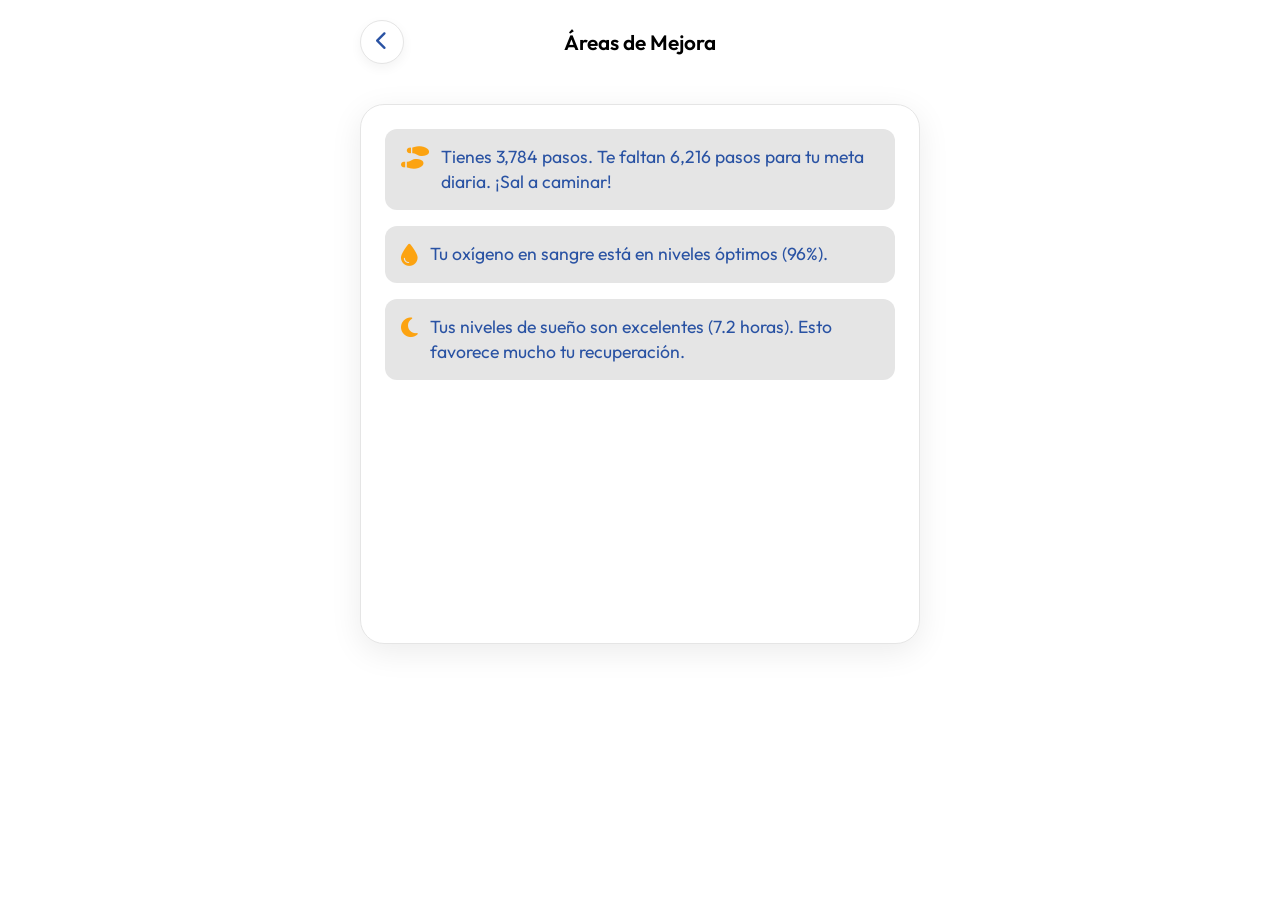
<file: insights.html>
<!DOCTYPE html>
<html lang="es">
  <head>
    <meta charset="UTF-8" />
    <meta name="viewport" content="width=device-width, initial-scale=1.0, maximum-scale=1.0, user-scalable=no" />
    <meta name="theme-color" content="#ffffff" />
    <link rel="manifest" href="manifest.json" />
    <script>
      // Prevent FOUC for dark mode
      if (localStorage.getItem('theme') === 'dark') {
        document.documentElement.classList.add('dark-mode');
      }
    </script>
    <title>Áreas de Mejora</title>
    <link rel="preconnect" href="https://fonts.googleapis.com">
    <link rel="preconnect" href="https://fonts.gstatic.com" crossorigin>
    <link href="https://fonts.googleapis.com/css2?family=Outfit:wght@300;400;600;700&display=swap" rel="stylesheet">
    <link rel="stylesheet" href="style.css" />
    <link rel="stylesheet" href="https://cdnjs.cloudflare.com/ajax/libs/font-awesome/6.4.0/css/all.min.css" integrity="sha512-iecdLmaskl7CVkqkXNQ/ZH/XLlvWZOJyj7Yy7tcenmpD1ypASozpmT/E0iPtmFIB46ZmdtAc9eNBvH0H/ZpiBw==" crossorigin="anonymous" referrerpolicy="no-referrer" />
  </head>
  <body>
    <div class="app-container details-container">
      
      <!-- Header -->
      <header class="header details-header">
        <button class="back-btn" onclick="window.location.href='index.html'" aria-label="Volver">
          <i class="fa-solid fa-chevron-left"></i>
        </button>
        <h1 id="metric-title">Áreas de Mejora</h1>
        <div style="width: 44px;"></div> <!-- Spacer -->
      </header>

      <main class="dashboard details-main">
         <div class="card insights-card">
            <ul id="insights-list" class="insights-list">
                <!-- Populated by JS -->
                <li><i class="fa-solid fa-spinner fa-spin"></i> Analizando tus datos...</li>
            </ul>
         </div>
      </main>
    </div>
    
    <script type="module" src="insights.js"></script>
    <script src="theme.js"></script>
    <style>
      .insights-card {
        padding: 24px;
        display: flex;
        flex-direction: column;
        gap: 16px;
        min-height: 60vh;
      }
      .insights-list {
        list-style: none;
        font-size: 1.1rem;
        color: var(--text-secondary);
        text-align: left;
        padding: 0;
        display: flex;
        flex-direction: column;
        gap: 16px;
        width: 100%;
      }
      .insights-list li {
        display: flex;
        align-items: flex-start;
        gap: 12px;
        line-height: 1.4;
        padding: 16px;
        background: var(--bg-secondary);
        border-radius: 12px;
      }
      .insights-list li i {
        color: var(--orange);
        font-size: 1.4rem;
        flex-shrink: 0;
        margin-top: 2px;
      }
    </style>
  </body>
</html>
</file>
<file: style.css>
:root {
  /* User Palette */
  --black: #000000ff;
  --prussian-blue: #2952a3ff; /* Lighter blue to distinguish from black */
  --orange: #fca311ff;
  --alabaster-grey: #e5e5e5ff;
  --white: #ffffffff;

  /* Theme Mapping */
  --bg-primary: var(--white);
  --bg-secondary: var(--alabaster-grey);
  --bg-card: var(--white);
  --text-primary: var(--black);
  --text-secondary: var(--prussian-blue);
  
  /* Accents mapped to User Palette */
  --accent-cyan: var(--prussian-blue);
  --accent-blue: var(--prussian-blue);
  --accent-pink: var(--prussian-blue);
  --accent-green: var(--prussian-blue);
  --accent-orange: var(--prussian-blue);

  --card-border-radius: 24px;
  --transition-speed: 0.3s;
}

/* Dark Mode Overrides */
:root.dark-mode,
body.dark-mode {
  --bg-primary: #000000;
  --bg-secondary: #0a1128;
  --bg-card: #14213d;
  --text-primary: #ffffff;
  --text-secondary: #e5e5e5;
  --alabaster-grey: #2a3a5e;
}

* {
  margin: 0;
  padding: 0;
  box-sizing: border-box;
}

body {
  font-family: 'Outfit', sans-serif;
  background-color: var(--bg-primary);
  color: var(--text-primary);
  -webkit-font-smoothing: antialiased;
  min-height: 100vh;
  /* Prevent overscroll bounce on mobile */
  overscroll-behavior-y: none;
}

.app-container {
  max-width: 600px;
  margin: 0 auto;
  padding: 20px;
  display: flex;
  flex-direction: column;
  gap: 24px;
  padding-bottom: 40px;
}

/* Glassmorphism utility */
.card {
  background: var(--bg-card);
  backdrop-filter: blur(16px);
  -webkit-backdrop-filter: blur(16px);
  border: 1px solid var(--alabaster-grey);
  border-radius: var(--card-border-radius);
  padding: 20px;
  box-shadow: 0 8px 32px 0 rgba(0, 0, 0, 0.08);
}

/* Header */
.header {
  display: flex;
  justify-content: space-between;
  align-items: center;
  margin-top: 10px;
}

.profile-section {
  display: flex;
  align-items: center;
  gap: 16px;
}

.profile-pic {
  width: 56px;
  height: 56px;
  border-radius: 50%;
  border: 2px solid var(--accent-cyan);
  object-fit: cover;
}

.greeting {
  font-size: 1.2rem;
  font-weight: 600;
  margin-bottom: 4px;
}

.status {
  font-size: 0.85rem;
  color: var(--accent-blue);
  display: flex;
  align-items: center;
  gap: 6px;
}

.status.connected {
  color: var(--orange);
}

.settings-btn {
  background: var(--bg-secondary);
  border: none;
  color: var(--text-secondary);
  width: 44px;
  height: 44px;
  border-radius: 50%;
  font-size: 1.2rem;
  cursor: pointer;
  transition: transform var(--transition-speed), color var(--transition-speed);
}

.settings-btn:active {
  transform: scale(0.9);
  color: var(--text-primary);
}

/* Dashboard Layout */
.dashboard {
  display: flex;
  flex-direction: column;
  gap: 16px;
}

/* Wearable Pairing */
.wearable-panel {
  display: grid;
  grid-template-columns: minmax(0, 1fr) auto;
  align-items: center;
  gap: 14px;
  padding: 16px;
}

.wearable-copy h2 {
  font-size: 1rem;
  color: var(--text-primary);
  margin-bottom: 4px;
}

.wearable-copy p {
  color: var(--text-secondary);
  font-size: 0.86rem;
}

.wearable-actions {
  display: flex;
  align-items: center;
  gap: 8px;
}

.icon-action-btn {
  min-width: 44px;
  height: 44px;
  border: 1px solid var(--alabaster-grey);
  border-radius: 14px;
  background: var(--bg-secondary);
  color: var(--text-primary);
  font-family: 'Outfit', sans-serif;
  font-weight: 700;
  cursor: pointer;
  display: inline-flex;
  align-items: center;
  justify-content: center;
  gap: 8px;
  padding: 0 12px;
  transition: transform var(--transition-speed), background var(--transition-speed);
}

.icon-action-btn:active {
  transform: scale(0.96);
}

.icon-action-btn i {
  color: var(--orange);
}

.icon-action-btn.hidden,
.qr-panel.hidden {
  display: none;
}

.qr-panel {
  grid-column: 1 / -1;
  display: grid;
  grid-template-columns: 112px minmax(0, 1fr);
  align-items: center;
  gap: 14px;
  border-top: 1px solid var(--alabaster-grey);
  padding-top: 14px;
}

.qr-panel img {
  width: 112px;
  height: 112px;
  border-radius: 12px;
  background: var(--white);
  padding: 8px;
}

.qr-panel span {
  color: var(--text-secondary);
  font-size: 0.8rem;
  overflow-wrap: anywhere;
}

/* Activity Summary */
.activity-summary h2 {
  font-size: 1.1rem;
  color: var(--text-secondary);
  font-weight: 500;
  margin-bottom: 20px;
}

.ring-container {
  display: flex;
  justify-content: center;
  align-items: center;
  margin-bottom: 24px;
}


.ring-mockup {
  width: 180px;
  height: 180px;
  border-radius: 50%;
  background: conic-gradient(
    var(--orange) 0% 40%, 
    var(--prussian-blue) 40% 70%, 
    var(--black) 70% 90%, 
    var(--alabaster-grey) 90% 100%
  );
  display: flex;
  justify-content: center;
  align-items: center;
  box-shadow: inset 0 0 20px rgba(0,0,0,0.1);
  position: relative;
  /* Simple animation for mockup */
  animation: pulse 4s infinite alternate ease-in-out;
}

@keyframes pulse {
  0% { transform: scale(1); }
  100% { transform: scale(1.02); box-shadow: inset 0 0 25px rgba(0,0,0,0.15), 0 0 15px rgba(20, 33, 61, 0.1); }
}

.ring-inner {
  width: 140px;
  height: 140px;
  background-color: var(--bg-card);
  border-radius: 50%;
  display: flex;
  flex-direction: column;
  justify-content: center;
  align-items: center;
}

.ring-value {
  font-size: 3rem;
  font-weight: 700;
  line-height: 1;
  color: var(--orange);
}

.ring-label {
  font-size: 0.9rem;
  color: var(--text-secondary);
  text-transform: uppercase;
  letter-spacing: 1px;
  margin-top: 4px;
}

.activity-stats {
  display: flex;
  justify-content: space-around;
}

.stat-item {
  display: flex;
  align-items: center;
  gap: 8px;
  font-size: 0.9rem;
  color: var(--text-secondary);
}

.stat-color {
  width: 12px;
  height: 12px;
  border-radius: 50%;
}

.stat-color.cal { background-color: var(--orange); }
.stat-color.min { background-color: var(--prussian-blue); }
.stat-color.stand { background-color: var(--black); }

/* Metrics Grid */
.metrics-grid {
  display: grid;
  grid-template-columns: 1fr 1fr;
  gap: 16px;
}

.metric-card {
  background: var(--bg-card);
  border-radius: 20px;
  padding: 10px 16px 16px 16px; /* Reduced top padding */
  display: flex;
  flex-direction: column;
  justify-content: space-between;
  position: relative;
  overflow: hidden;
  border: 1px solid var(--alabaster-grey);
  box-shadow: 0 4px 16px 0 rgba(0, 0, 0, 0.05);
  transition: transform var(--transition-speed);
  cursor: pointer;
}

.metric-card:active {
  transform: scale(0.96);
}

.metric-header {
  display: flex;
  align-items: center;
  gap: 8px;
  margin-bottom: 16px;
}

.metric-header h3 {
  font-size: 1.05rem;
  font-weight: 600;
  color: var(--text-secondary);
}

.metric-header i {
  font-size: 1.3rem;
}

.icon-hr { color: var(--prussian-blue); }
.icon-steps { color: var(--prussian-blue); }
.icon-sleep { color: var(--prussian-blue); }
.icon-spo2 { color: var(--prussian-blue); }

.metric-body {
  z-index: 2;
}

.value-container {
  display: flex;
  align-items: baseline;
  gap: 4px;
}

.value {
  font-size: 2rem;
  font-weight: 700;
}

.unit {
  font-size: 1rem;
  color: var(--text-secondary);
  font-weight: 600;
}

.subtitle {
  font-size: 0.8rem;
  color: var(--text-secondary);
  margin-top: 8px;
}

/* Specific Card Overrides */
.progress-bar-container {
  height: 6px;
  background-color: var(--alabaster-grey);
  border-radius: 3px;
  margin-top: 8px;
  overflow: hidden;
}

.progress-bar {
  height: 100%;
  background: var(--orange);
  border-radius: 3px;
}

/* Background Gradients/Elements for cards */
.metric-card::before {
  content: '';
  position: absolute;
  top: -50%;
  right: -50%;
  width: 100%;
  height: 100%;
  border-radius: 50%;
  filter: blur(40px);
  opacity: 0.1;
  z-index: 0;
}

.hr-card::before { background: var(--accent-pink); }
.steps-card::before { background: var(--accent-orange); }
.sleep-card::before { background: #9b59b6; }
.spo2-card::before { background: var(--accent-cyan); }

/* Animation class for JS updates */
.value-update {
  animation: flash 0.5s ease-out;
}

@keyframes flash {
  0% { opacity: 0.5; transform: translateY(-2px); }
  100% { opacity: 1; transform: translateY(0); }
}

/* --- Details View Specific Styles --- */

.details-container {
  padding-top: 10px;
}

.details-header {
  margin-bottom: 16px;
  justify-content: space-between;
}

.back-btn {
  background: var(--bg-card);
  border: 1px solid var(--alabaster-grey);
  color: var(--text-secondary);
  width: 44px;
  height: 44px;
  border-radius: 50%;
  font-size: 1.2rem;
  cursor: pointer;
  transition: transform var(--transition-speed);
  display: flex;
  justify-content: center;
  align-items: center;
  box-shadow: 0 4px 12px 0 rgba(0, 0, 0, 0.05);
}

.back-btn:active {
  transform: scale(0.9);
}

#metric-title {
  font-size: 1.3rem;
  font-weight: 600;
  color: var(--text-primary);
}

.chart-card {
  padding: 24px 20px;
  display: flex;
  flex-direction: column;
  gap: 20px;
  min-height: 60vh;
}

.chart-header {
  display: flex;
  justify-content: center;
  margin-bottom: 8px;
}

.chart-value-container {
  display: flex;
  align-items: baseline;
  gap: 8px;
}

.chart-value-container .value {
  font-size: 3rem;
  font-weight: 700;
  color: var(--text-primary);
}

.chart-value-container .unit {
  font-size: 1.2rem;
  color: var(--text-secondary);
  font-weight: 600;
}

.time-filters {
  display: flex;
  justify-content: space-between;
  background: var(--bg-secondary);
  border-radius: 12px;
  padding: 4px;
  margin-bottom: 16px;
}

.filter-btn {
  flex: 1;
  background: transparent;
  border: none;
  padding: 8px 0;
  font-family: 'Outfit', sans-serif;
  font-size: 0.95rem;
  font-weight: 600;
  color: var(--text-secondary);
  border-radius: 8px;
  cursor: pointer;
  transition: all var(--transition-speed);
}

.filter-btn.active {
  background: var(--bg-card);
  color: var(--text-primary);
  box-shadow: 0 2px 8px rgba(0,0,0,0.05);
}

/* Responsive adjustments */
@media (max-width: 380px) {
  .wearable-panel {
    grid-template-columns: 1fr;
  }

  .wearable-actions {
    justify-content: stretch;
  }

  .wearable-actions .icon-action-btn:first-child {
    flex: 1;
  }

  .qr-panel {
    grid-template-columns: 1fr;
    justify-items: center;
    text-align: center;
  }

  .metrics-grid {
    grid-template-columns: 1fr;
  }
}

/* --- Alert Badges & Modal --- */
.alert-badge {
  margin-left: auto;
  color: var(--orange);
  font-size: 1.2rem;
  z-index: 10;
  animation: pulse-alert 1.5s infinite;
  display: flex;
  align-items: center;
}

.alert-badge.hidden {
  display: none !important;
}

@keyframes pulse-alert {
  0% { transform: scale(1); opacity: 1; }
  50% { transform: scale(1.4); opacity: 1; }
  100% { transform: scale(1); opacity: 1; }
}

.modal-overlay {
  position: fixed;
  top: 0; left: 0; width: 100%; height: 100%;
  background: rgba(0, 0, 0, 0.4);
  backdrop-filter: blur(4px);
  -webkit-backdrop-filter: blur(4px);
  z-index: 1000;
  display: flex;
  justify-content: center;
  align-items: center;
  opacity: 1;
  transition: opacity var(--transition-speed);
}

.modal-overlay.hidden {
  opacity: 0;
  pointer-events: none;
}

.modal-content {
  position: relative;
  width: 85%;
  max-width: 320px;
  padding: 32px 24px;
  text-align: center;
  transform: scale(1);
  transition: transform var(--transition-speed);
  border: 1px solid var(--alabaster-grey);
  background: var(--bg-primary);
  border-radius: var(--card-border-radius);
}

.modal-overlay.hidden .modal-content {
  transform: scale(0.9);
}

.close-modal {
  position: absolute;
  top: 12px;
  right: 12px;
  background: transparent;
  border: none;
  color: var(--text-secondary);
  font-size: 1.2rem;
  cursor: pointer;
  width: 32px;
  height: 32px;
  display: flex;
  align-items: center;
  justify-content: center;
}

.alert-icon-large {
  font-size: 3rem;
  color: var(--orange);
  margin-bottom: 16px;
}

.modal-body h3 {
  color: var(--text-primary);
  margin-bottom: 8px;
}

.modal-body p {
  color: var(--text-secondary);
  font-size: 0.95rem;
  line-height: 1.4;
}
</file>
